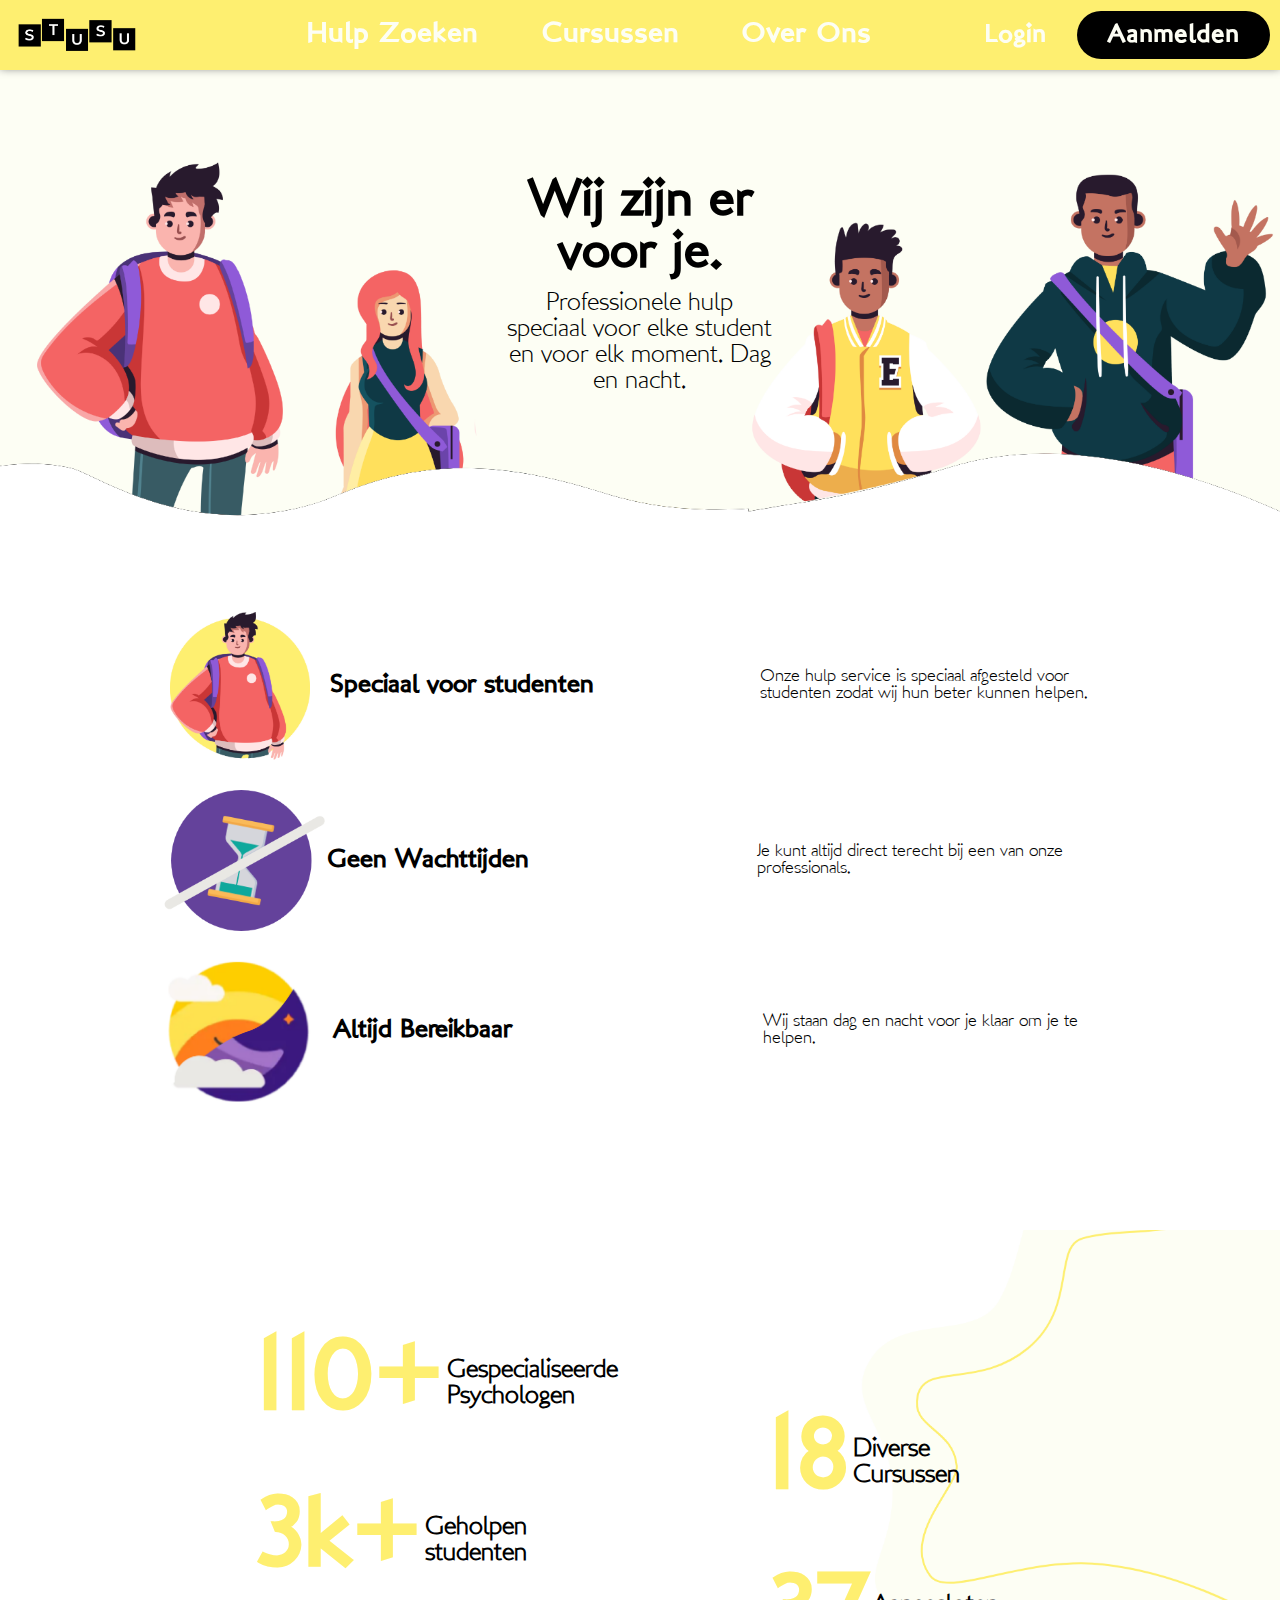
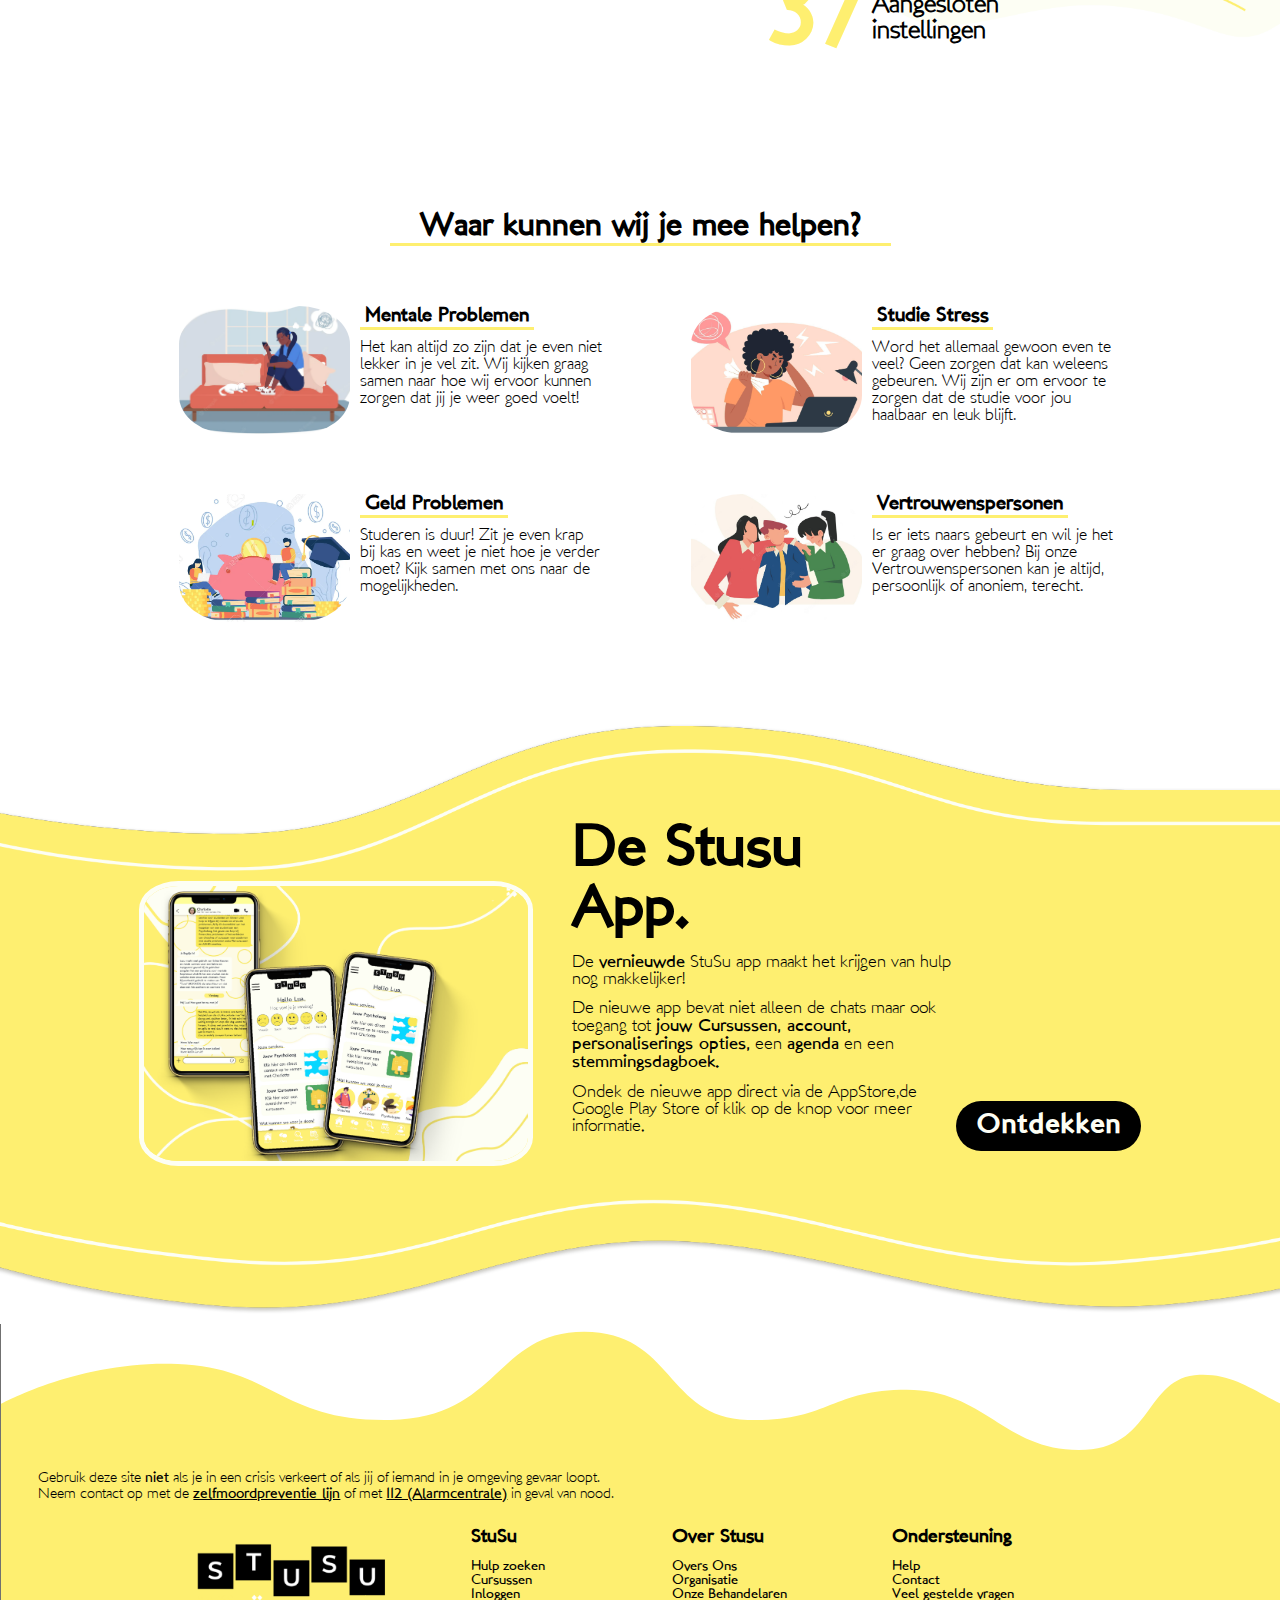
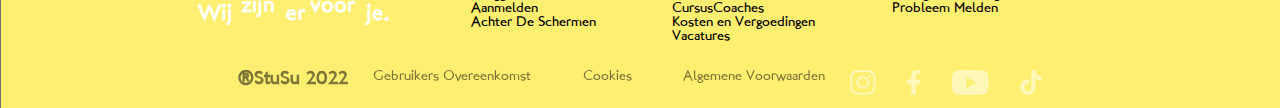
<file: index.html>
<!DOCTYPE html>
<html lang="nl">

<head>
  <meta charset="UTF-8">
  <title>Home - Stusu</title>
  <link rel="stylesheet" href="style/style.css">
  <link rel="icon" href="photos/StuSuFavicon.png">
</head>


<body>
  <header>
    <nav>
      <a href="index.html"><img src="photos/Stusulogogeel.png" alt="StuSu Logo"></a>
      <ul>
        <li><a href="FILL">Hulp Zoeken</a></li>
        <li><a href="FILL">Cursussen</a></li>
        <li><a href="overons.html">Over Ons</a></li>
      </ul>
      <ul>
        <li><a href="login.html">Login</a></li>
        <li><a href="aanmelden.html">Aanmelden</a></li>
      </ul>
    </nav>
  </header>

  <main id="index">
    <section>
      <h1>Wij zijn er voor je.</h1>
      <p>Professionele hulp speciaal voor elke student en voor elk moment. Dag en nacht.</p>
    </section>
    <section>
      <article>
        <img src="photos/Studentlogo.png"
          alt="Rond geel icoon met daarin cartoon witte jongen met zwart haar, een rode trui en een paarse rugzak">
        <h2>Speciaal voor studenten</h2>
        <p>Onze hulp service is speciaal afgesteld voor studenten zodat wij hun beter kunnen helpen.</p>
      </article>
      <article>
        <img src="photos/wachtijdenicon.png" alt="Rond paars icoon met daarin een zandlopen met een streep er doorheen">
        <h2>Geen Wachttijden</h2>
        <p>Je kunt altijd direct terecht bij een van onze professionals.</p>
      </article>
      <article>
        <img src="photos/247icon.png"
          alt="Rond icoon opgesplitst in 2 delen met links een half catoon van een lachende zon en rechts een maan">
        <h2>Altijd Bereikbaar</h2>
        <p>Wij staan dag en nacht voor je klaar om je te helpen.</p>
      </article>
    </section>

    <section class="cijfers">
      <article>
        <h2>110+</h2>
        <P>Gespecialiseerde Psychologen</P>
      </article>
      <article>
        <h2>18</h2>
        <P>Diverse Cursussen</P>
      </article>
      <article>
        <h2>3k+</h2>
        <P>Geholpen studenten</P>
      </article>
      <article>
        <h2>37</h2>
        <P>Aangesloten instellingen</P>
      </article>
    </section>

    <div>
      <h1>Waar kunnen wij je mee helpen?</h1>
    </div>
    <section>
      <a href="404.html">
        <img src="photos/mndfll1.png" alt="Clipart van een verdrietige zwarte vrouw zittend op haar rode bank met haar witte kat">
        <article>
          <h2>Mentale Problemen</h2>
          <p>Het kan altijd zo zijn dat je even niet lekker in je vel zit. Wij kijken graag samen naar hoe wij ervoor kunnen zorgen dat jij je weer goed voelt!</p>
        </article>
        <img src="photos/arrow-forward.png" alt="pijl naar rechts">
      </a>
      <a href="404.html">
        <img src="photos/mndfll2.png" alt="Clipart van een zwarte vrouw die gestressed is achter haar computer">
        <article>
          <h2>Studie Stress</h2>
          <p>Word het allemaal gewoon even te veel? Geen zorgen dat kan weleens gebeuren. Wij zijn er om ervoor te zorgen dat de studie voor jou haalbaar en leuk blijft.</p>
        </article>
        <img src="photos/arrow-forward.png" alt="pijl naar rechts">
      </a>
      <a href="404.html">
        <img src="photos/mndfll4.png" alt="Clipart van 2 studenten zittend op boeken met een groot spaarvarken op de achtergrond">
        <article>
          <h2>Geld Problemen</h2>
          <p>Studeren is duur! Zit je even krap bij kas en weet je niet hoe je verder moet? Kijk samen met ons naar de mogelijkheden.</p>
        </article>
        <img src="photos/arrow-forward.png" alt="pijl naar rechts">
      </a>
      <a href="404.html">
        <img src="photos/mndfll3.png" alt="Clipart van 3 vrienden die al omlhezend een gesprek voeren">
        <article>
          <h2>Vertrouwenspersonen</h2>
          <p>Is er iets naars gebeurt en wil je het er graag over hebben? Bij onze Vertrouwenspersonen kan je altijd, persoonlijk of anoniem, terecht.</p>
        </article>
        <img src="photos/arrow-forward.png" alt="pijl naar rechts">
      </a>
    </section>

    <section>
      <img src="photos/mobilemockup.png" alt="Een mockup van drie schermen van de app van StuSu">
      <div>
        <h1>De Stusu App.</h1>
        <p>De <em>vernieuwde</em> StuSu app maakt het krijgen van hulp nog makkelijker!</p>
        <p>De nieuwe app bevat niet alleen de chats maar ook toegang tot <em>jouw Cursussen, account, personaliserings
            opties,</em> een <em>agenda</em> en een <em>stemmingsdagboek.</em></p>
        <p>Ondek de nieuwe app direct via de AppStore,de Google Play Store of klik op de knop voor meer informatie.</p>
      </div>
      <a href="FILL">Ontdekken</a>
    </section>
  </main>


  <footer>
    <p>Gebruik deze site <em>niet</em> als je in een crisis verkeert of als jij of iemand in je omgeving gevaar loopt.
    </p>
    <p>Neem contact op met de <a href="https://www.113.nl/">zelfmoordpreventie lijn</a> of met <a href="tel:112">112
        (Alarmcentrale)</a> in geval van nood.</p>
    <!-- bron:
    https://www.w3schools.com/tags/att_input_type_tel.asp -->
    <section>
      <img src="photos/logofull.png" alt="Stusu Logo">
      <article>
        <h2>StuSu</h2>
        <a href="404.html">Hulp zoeken</a>
        <a href="404.html">Cursussen</a>
        <a href="404.html">Inloggen</a>
        <a href="aanmelden.html">Aanmelden</a>
        <a href="achterdeschermen.html">Achter De Schermen</a>
      </article>
      <article>
        <h2>Over Stusu</h2>
        <a href="overons.html">Overs Ons</a>
        <a href="404.html">Organisatie</a>
        <a href="404.html">Onze Behandelaren</a>
        <a href="404.html">CursusCoaches</a>
        <a href="404.html">Kosten en Vergoedingen</a>
        <a href="overons.html">Vacatures</a>
      </article>
      <article>
        <h2>Ondersteuning</h2>
        <a href="404.html">Help</a>
        <a href="404.html">Contact</a>
        <a href="404.html">Veel gestelde vragen</a>
        <a href="404.html">Probleem Melden</a>
      </article>
    </section>
    <section>
      <h2>®StuSu 2022</h2>
      <a href="404.html">Gebruikers Overeenkomst</a>
      <a href="404.html">Cookies</a>
      <a href="404.html">Algemene Voorwaarden</a>
      <div>
        <img src="photos/instagram.png" alt="Instagram">
        <img src="photos/facebook.png" alt="Facebook">
        <img src="photos/youtube.png" alt="Youtube">
        <img src="photos/tiktok.png" alt="TikTok">
      </div>
    </section>
  </footer>


</body>

</html>
</file>
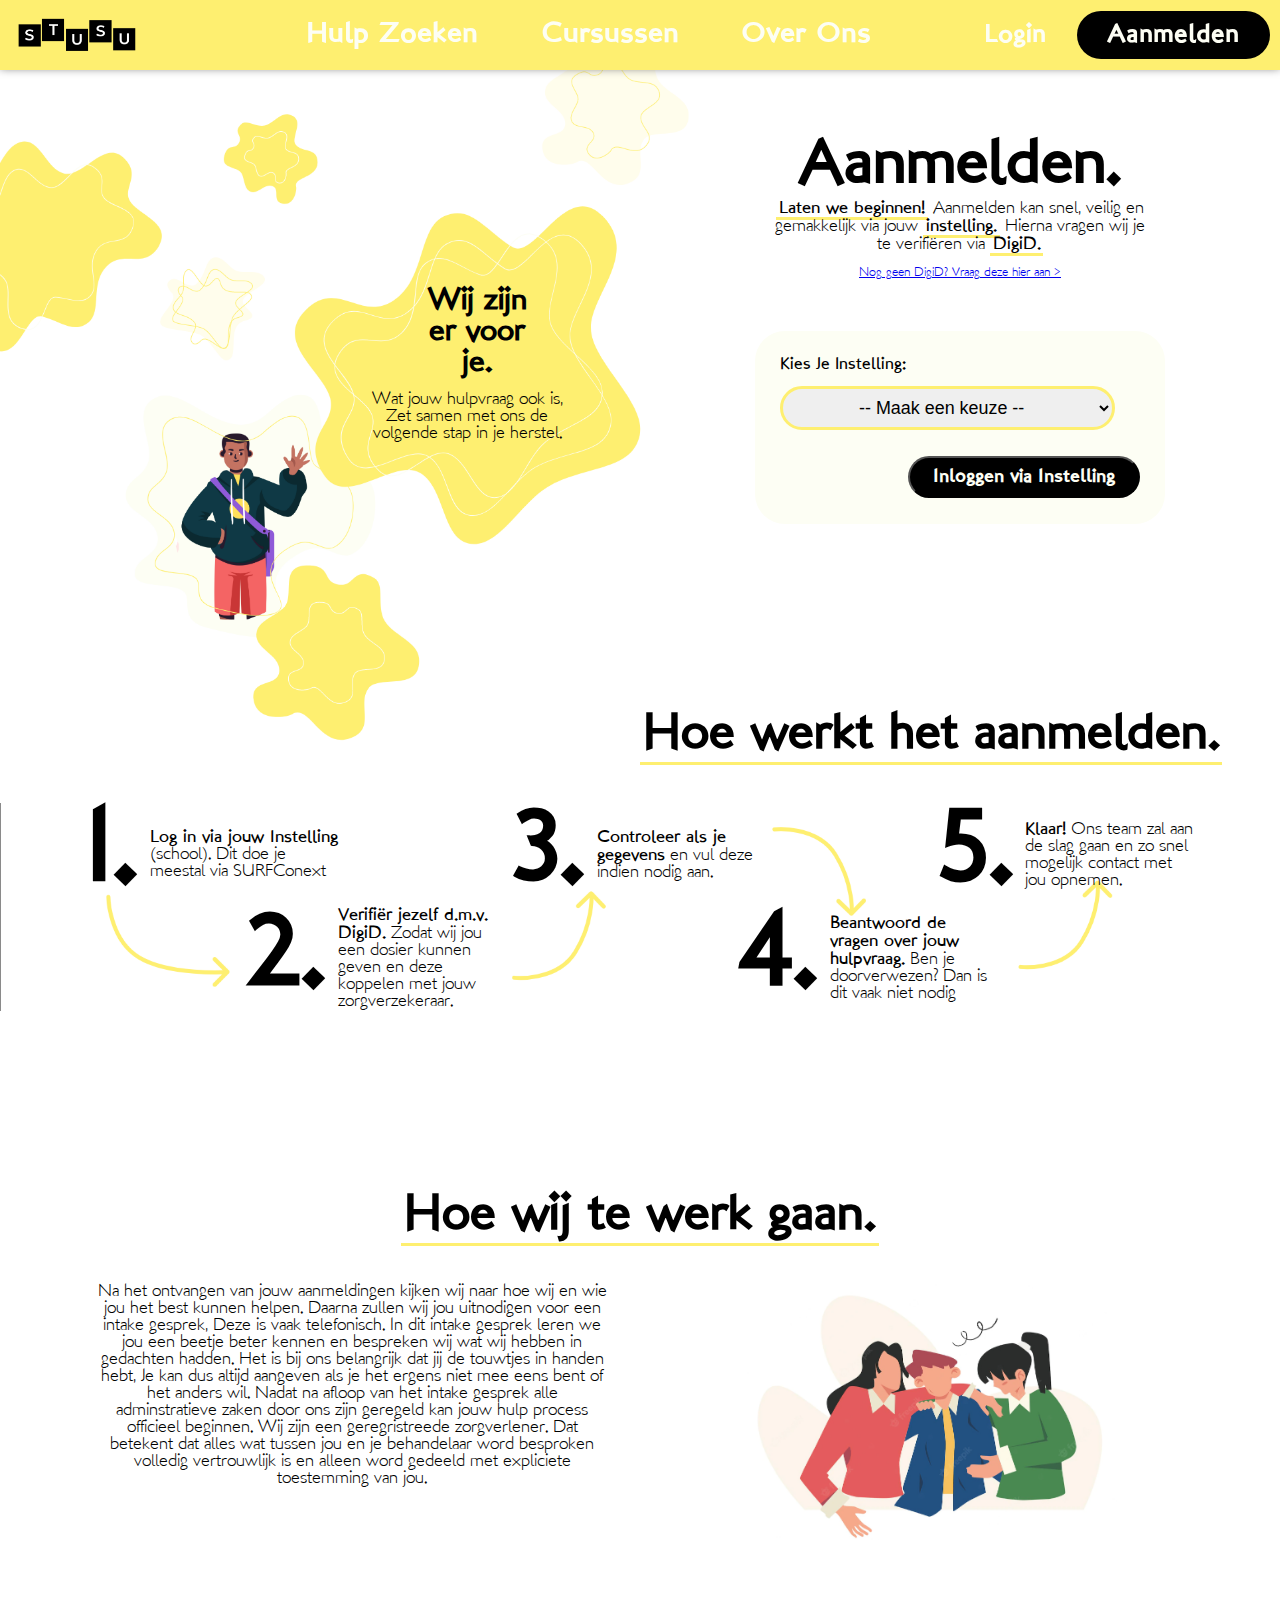
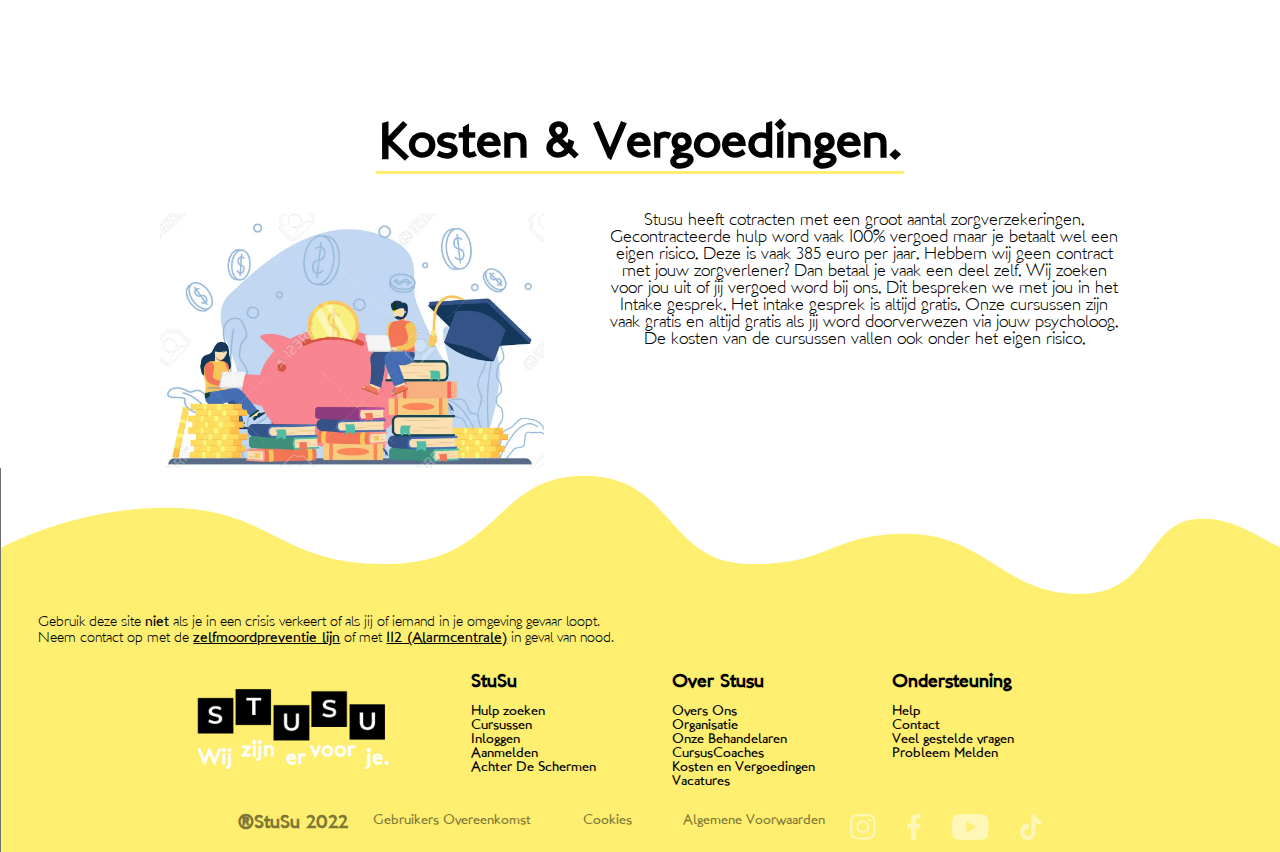
<file: aanmelden.html>
<!DOCTYPE html>
<html lang="nl">

<head>
  <meta charset="UTF-8">
  <title>Aanmelden - Stusu</title>
  <link rel="stylesheet" href="style/style.css">
  <link rel="icon" href="photos/StuSuFavicon.png">
</head>

<body>
  <header>
    <nav>
      <a href="index.html"><img src="photos/Stusulogogeel.png" alt="StuSu Logo"></a>
      <ul>
        <li><a href="FILL">Hulp Zoeken</a></li>
        <li><a href="FILL">Cursussen</a></li>
        <li><a href="overons.html">Over Ons</a></li>
      </ul>
      <ul>
        <li><a href="login.html">Login</a></li>
        <li><a href="aanmelden.html">Aanmelden</a></li>
      </ul>
    </nav>
  </header>

  <main id="anmldn">
    <section>
      <article>
        <h2>Wij zijn er voor je.</h2>
        <p>Wat jouw hulpvraag ook is, Zet samen met ons de volgende stap in je herstel. </p>
      </article>
      <article>
        <h1>Aanmelden.</h1>
        <p><em>Laten we beginnen!</em> Aanmelden kan snel, veilig en gemakkelijk via jouw <em>instelling.</em> Hierna
          vragen wij je te verifiëren via <em>DigiD.</em></p>
        <a href="https://www.digid.nl/digid-aanvragen-activeren/" target="_blank">Nog geen DigiD? Vraag deze hier aan
          ></a>
        <form>
          <label for="Instelling">Kies Je Instelling:</label>
          <select id="Instelling" name="Instelling" required>
            <option value="" disabled selected hidden>-- Maak een keuze --</option>
            <optgroup label="Noord-Holland">
              <option>Hogeschool van Amsterdam</option>
              <option>Universiteit van Amsterdam</option>
              <option>Vrije Universiteit Amsterdam</option>
              <option>Inholland Alkmaar</option>
              <option>Inholland Haarlem</option>
              <option>Inholland Amsterdam</option>
              <option>ArtEz</option>
            </optgroup>
            <optgroup label="Noord-Brabant">
              <option>Avans Hogeschool</option>
              <option>Fontys Universiteit</option>
              <option>Tilburg University</option>
              <option>Technische Universiteit Eindhoven</option>
            </optgroup>
          </select>
          <input type="submit" value="Inloggen via Instelling" formaction="/404.html">
        </form>
        <!-- bron:
  https://developer.mozilla.org/en-US/docs/Web/HTML/Element/form
  https://developer.mozilla.org/en-US/docs/Web/HTML/Element/select
  https://www.w3docs.com/snippets/css/how-to-create-a-placeholder-for-an-html5-select-box-by-using-only-html-and-css.html -->
      </article>
    </section>

    <section>
      <h2>Hoe werkt het aanmelden.</h2>
      <section>
        <article>
          <!-- Instelling -->
          <h3>1.</h3>
          <p><em>Log in via jouw Instelling</em> (school). Dit doe je meestal via SURFConext</p>
        </article>
        <article>
          <!-- gegevens checken bijvullen -->
          <h3>2.</h3>
          <p><em>Verifiër jezelf d.m.v. DigiD.</em> Zodat wij jou een dosier kunnen geven en deze koppelen met jouw
            zorgverzekeraar.</p>
        </article>
        <article>
          <!-- DigiD -->
          <h3>3.</h3>
          <p><em>Controleer als je gegevens</em> en vul deze indien nodig aan.</p>
        </article>
        <article>
          <!-- Reden -->
          <h3>4.</h3>
          <p><em>Beantwoord de vragen over jouw hulpvraag.</em> Ben je doorverwezen? Dan is dit vaak niet nodig</p>
        </article>
        <article>
          <!-- Intake -->
          <h3>5.</h3>
          <p><em>Klaar!</em> Ons team zal aan de slag gaan en zo snel mogelijk contact met jou opnemen.</p>
        </article>
      </section>
    </section>

    <section>
      <h2>Hoe wij te werk gaan.</h2>
      <article>
        <p>Na het ontvangen van jouw aanmeldingen kijken wij naar hoe wij en wie jou het best kunnen helpen. Daarna
          zullen wij jou uitnodigen voor een intake gesprek, Deze is vaak telefonisch. In dit intake gesprek leren we
          jou een beetje beter kennen en bespreken wij wat wij hebben in gedachten hadden. Het is bij ons belangrijk dat
          jij de touwtjes in handen hebt, Je kan dus altijd aangeven als je het ergens niet mee eens bent of het anders
          wil. Nadat na afloop van het intake gesprek alle adminstratieve zaken door ons zijn geregeld kan jouw hulp
          process officieel beginnen. Wij zijn een geregristreede zorgverlener. Dat betekent dat alles wat tussen jou en
          je behandelaar word besproken volledig vertrouwlijk is en alleen word gedeeld met expliciete toestemming van
          jou.</p>
        <img src="photos/mndfll5.png" alt="Clipart van 3 vrienden die al omlhezend een gesprek voeren">
      </article>

      <h2>Kosten & Vergoedingen.</h2>
      <article>
        <img src="photos/mndfll6.png"
          alt="Clipart van 2 studenten zittend op boeken met een groot spaarvarken op de achtergrond">
        <p>Stusu heeft cotracten met een groot aantal zorgverzekeringen. Gecontracteerde hulp word vaak 100% vergoed maar je betaalt wel een eigen risico. Deze is vaak 385 euro per jaar. Hebbem wij geen contract met jouw zorgverlener? Dan betaal je vaak een deel zelf. Wij zoeken voor jou uit of jij vergoed word bij ons. Dit bespreken we met jou in het Intake gesprek. Het intake gesprek is altijd gratis. Onze cursussen zijn vaak gratis en altijd gratis als jij word doorverwezen via jouw psycholoog. De kosten van de cursussen vallen ook onder het eigen risico.</p>
      </article>
    </section>
  </main>

  <footer>
    <p>Gebruik deze site <em>niet</em> als je in een crisis verkeert of als jij of iemand in je omgeving gevaar loopt.
    </p>
    <p>Neem contact op met de <a href="https://www.113.nl/">zelfmoordpreventie lijn</a> of met <a href="tel:112">112
        (Alarmcentrale)</a> in geval van nood.</p>
    <!-- bron:
  https://www.w3schools.com/tags/att_input_type_tel.asp -->
    <section>
      <img src="photos/logofull.png" alt="Stusu Logo">
      <article>
        <h2>StuSu</h2>
        <a href="404.html">Hulp zoeken</a>
        <a href="404.html">Cursussen</a>
        <a href="404.html">Inloggen</a>
        <a href="aanmelden.html">Aanmelden</a>
        <a href="achterdeschermen.html">Achter De Schermen</a>
      </article>
      <article>
        <h2>Over Stusu</h2>
        <a href="overons.html">Overs Ons</a>
        <a href="404.html">Organisatie</a>
        <a href="404.html">Onze Behandelaren</a>
        <a href="404.html">CursusCoaches</a>
        <a href="404.html">Kosten en Vergoedingen</a>
        <a href="overons.html">Vacatures</a>
      </article>
      <article>
        <h2>Ondersteuning</h2>
        <a href="404.html">Help</a>
        <a href="404.html">Contact</a>
        <a href="404.html">Veel gestelde vragen</a>
        <a href="404.html">Probleem Melden</a>
      </article>
    </section>
    <section>
      <h2>®StuSu 2022</h2>
      <a href="404.html">Gebruikers Overeenkomst</a>
      <a href="404.html">Cookies</a>
      <a href="404.html">Algemene Voorwaarden</a>
      <div>
        <img src="photos/instagram.png" alt="Instagram">
        <img src="photos/facebook.png" alt="Facebook">
        <img src="photos/youtube.png" alt="Youtube">
        <img src="photos/tiktok.png" alt="TikTok">
      </div>
    </section>
  </footer>

</body>

</html>
</file>
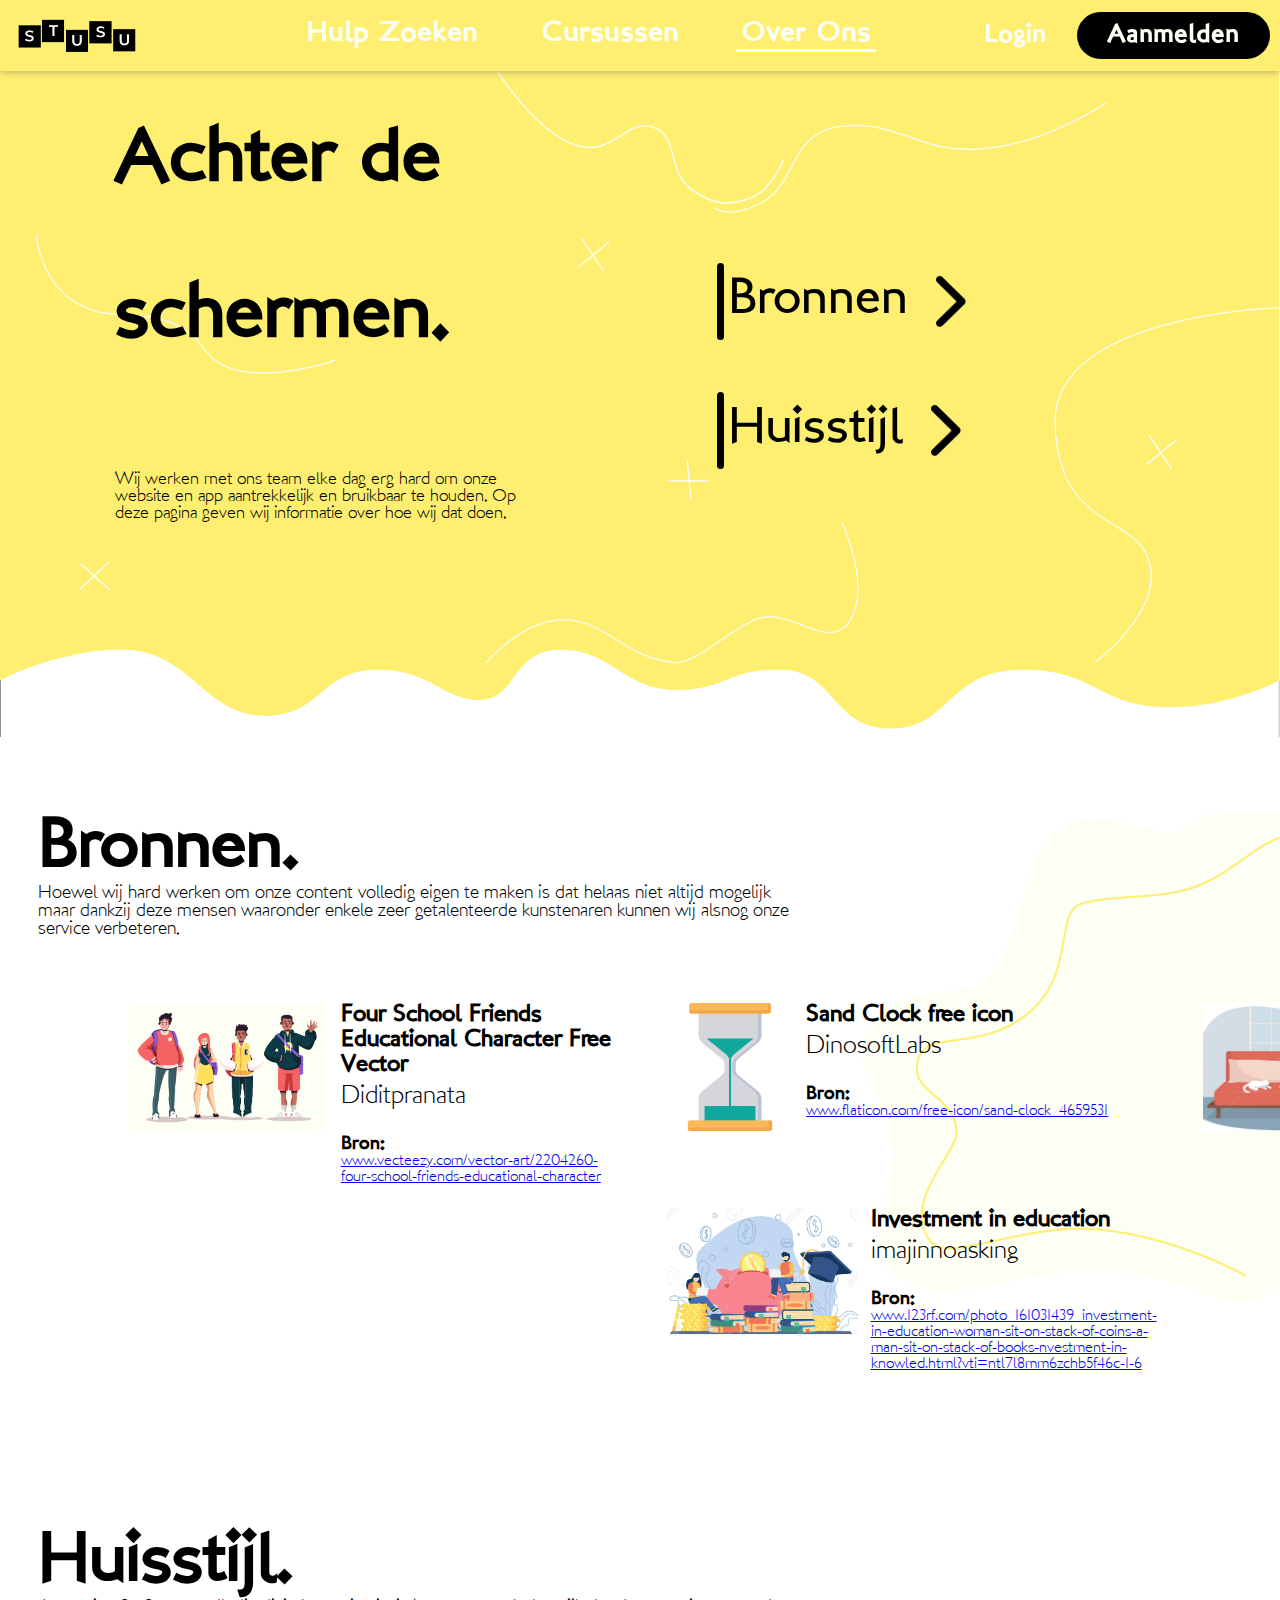
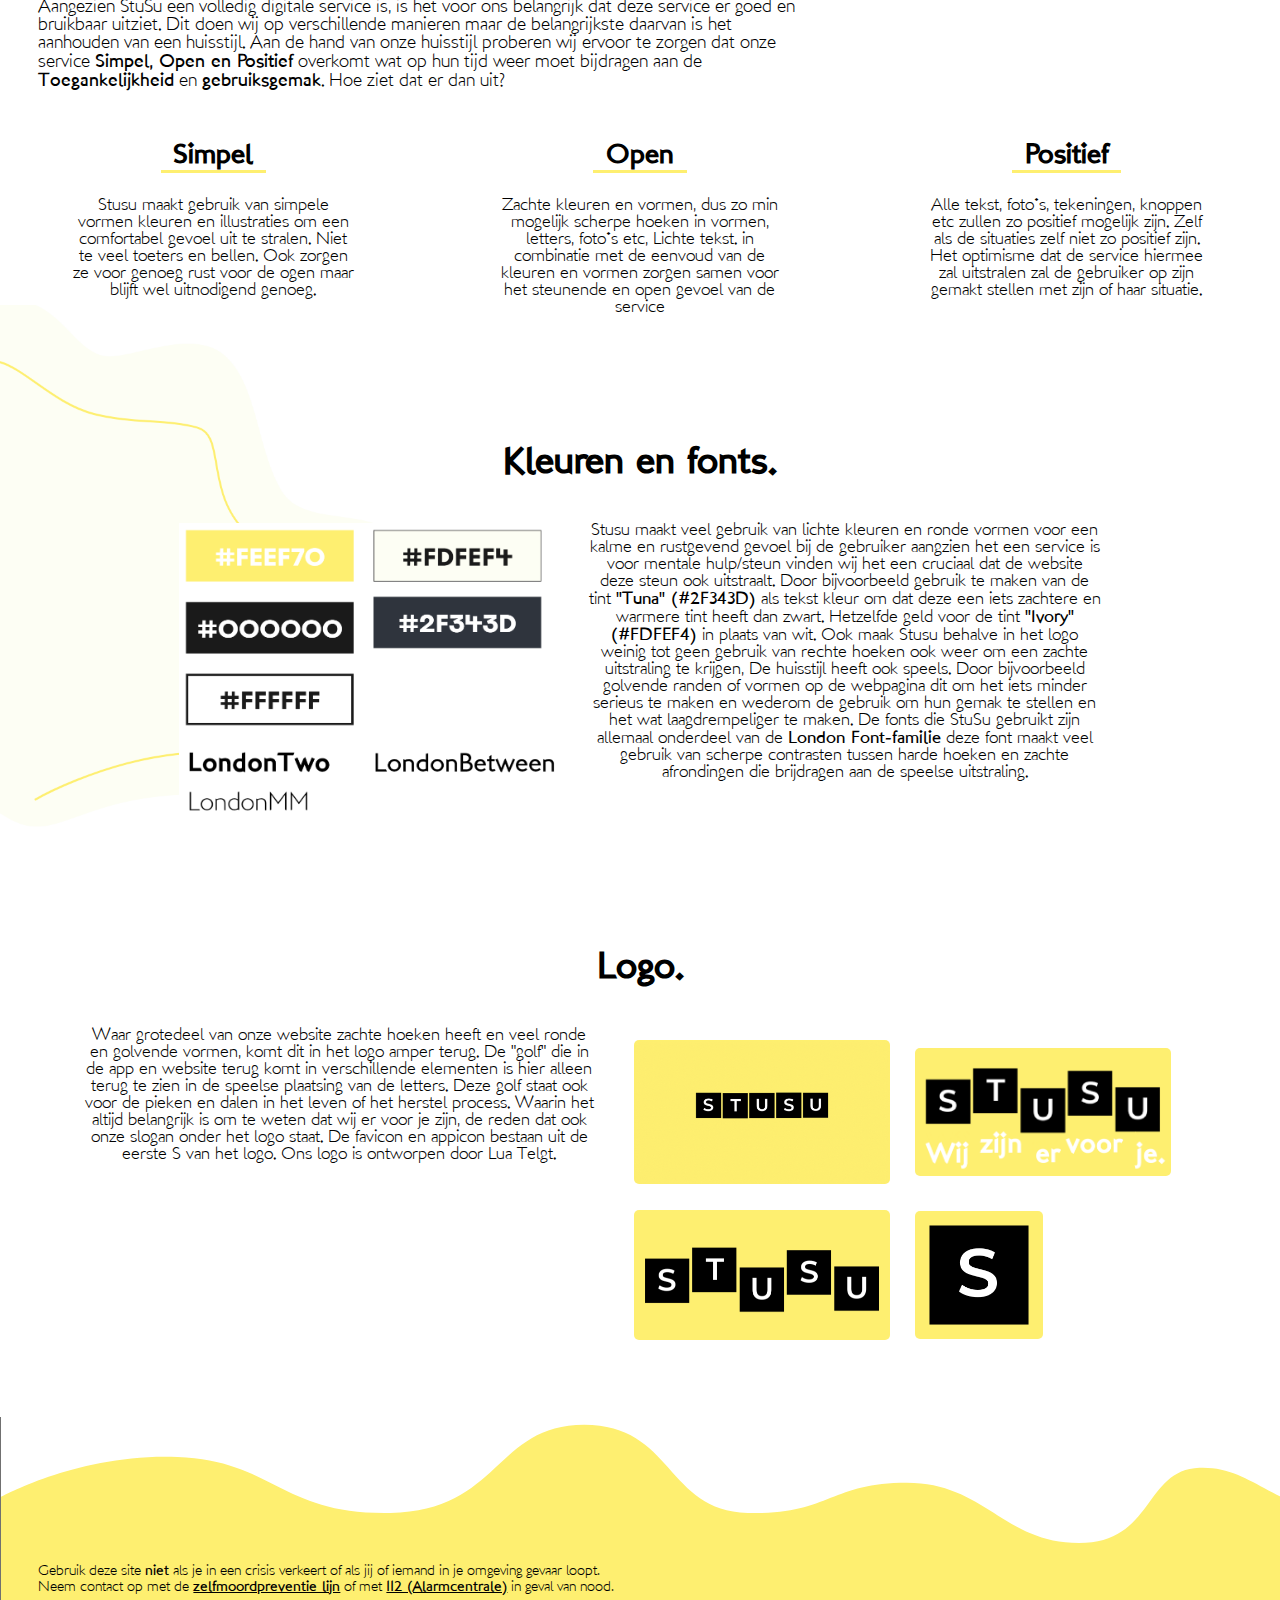
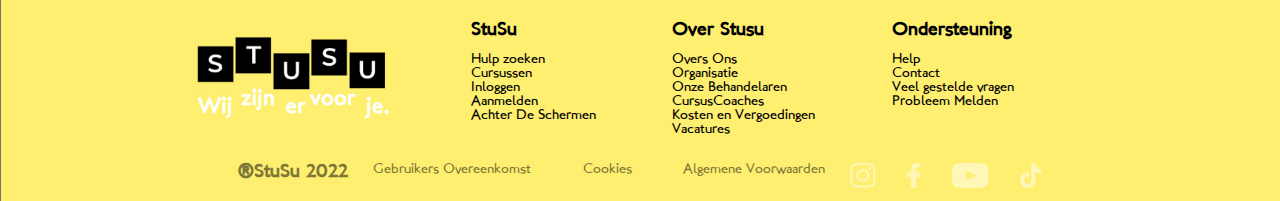
<file: achterdeschermen.html>
<!DOCTYPE html>
<html lang="nl">

<head>
  <meta charset="UTF-8">
  <title>Achter de Schermen - Stusu</title>
  <link rel="stylesheet" href="style/style.css">
  <link rel="icon" href="photos/StuSuFavicon.png">
</head>


<body>
  <header>
    <nav>
      <a href="index.html"><img src="photos/Stusulogogeel.png" alt="StuSu Logo"></a>
      <ul>
        <li><a href="FILL">Hulp Zoeken</a></li>
        <li><a href="FILL">Cursussen</a></li>
        <li class="page"><a href="overons.html">Over Ons</a></li>
      </ul>
      <ul>
        <li><a href="login.html">Login</a></li>
        <li><a href="aanmelden.html">Aanmelden</a></li>
      </ul>
    </nav>
  </header>


  <main id="ads">
    <section>
      <article>
        <h1>Achter de &emsp;schermen.</h1>
        <p>Wij werken met ons team elke dag erg hard om onze website en app aantrekkelijk en bruikbaar te houden. Op deze pagina geven wij informatie over hoe wij dat doen.</p>
      </article>
      <div>
        <div>
          <div></div>
          <a href="#bronnen">Bronnen</a>
          <img src="photos/arrow-forward.png" alt="pijl naar rechts">
        </div>
        <div>
          <div></div>
          <a href="#huisstijl">Huisstijl</a>
          <img src="photos/arrow-forward.png" alt="pijl naar rechts">
        </div>
      </div>
    </section>
    <div id="bronnen"></div>
    <section>
      <h1>Bronnen.</h1>
      <p>Hoewel wij hard werken om onze content volledig eigen te maken is dat helaas niet altijd mogelijk maar dankzij
        deze mensen waaronder enkele zeer getalenteerde kunstenaren kunnen wij alsnog onze service verbeteren.</p>
      <div>
        <section>
          <img src="photos/bron1.png" alt="clipart van vier studenten">
          <article>
            <h2>Four School Friends Educational Character Free Vector</h2>
            <p>Diditpranata</p>
            <h3>Bron:</h3>
            <a href="https://www.vecteezy.com/vector-art/2204260-four-school-friends-educational-character"
              target="_blank">www.vecteezy.com/vector-art/2204260-four-school-friends-educational-character</a>
          </article>
        </section>
        <section>
          <img src="photos/bron2.png" alt="Clipart van Zandloper">
          <article>
            <h2>Sand Clock free icon</h2>
            <p>DinosoftLabs</p>
            <h3>Bron:</h3>
            <a href="https://www.flaticon.com/free-icon/sand-clock_4659531"
              target="_blank">www.flaticon.com/free-icon/sand-clock_4659531</a>
          </article>
        </section>
        <section>
          <img src="photos/mndfll6.png" alt="Clipart van 2 studenten zittend op boeken met een groot spaarvarken op de achtergrond">
          <article>
            <h2>Investment in education</h2>
            <p>imajinnoasking</p>
            <h3>Bron:</h3>
            <a href="https://www.123rf.com/photo_161031439_investment-in-education-woman-sit-on-stack-of-coins-a-man-sit-on-stack-of-books-nvestment-in-knowled.html?vti=ntl7l8mm6zchb5f46c-1-6"
              target="_blank">www.123rf.com/photo_161031439_investment-in-education-woman-sit-on-stack-of-coins-a-man-sit-on-stack-of-books-nvestment-in-knowled.html?vti=ntl7l8mm6zchb5f46c-1-6</a>
          </article>
        </section>
        <section>
          <img src="photos/mndfll1.png" alt="Clipart van een verdrietige zwarte vrouw zittend op haar rode bank met haar witte kat">
          <article>
            <h2>Upset teenage girl at home</h2>
            <p>ntl-studio</p>
            <h3>Bron:</h3>
            <a href="hhttps://www.freepik.com/premium-vector/upset-teenage-girl-home-2d-vector-isolated-illustration-depressing-thoughts-sad-teen-looking-smartphone-screen-flat-characters-cartoon-background-teenager-problem-colourful-scene_16702308.htm"
              target="_blank">www.freepik.com/premium-vector/upset-teenage-girl-home-2d-vector-isolated-illustration-depressing-thoughts-sad-teen-looking-smartphone-screen-flat-characters-cartoon-background-teenager-problem-colourful-scene_16702308.htm</a>
          </article>
        </section>
        <section>
          <img src="photos/mndfll2.png" alt="Clipart van een zwarte vrouw die gestressed is achter haar computer">
          <article>
            <h2>junge Arbeitnehmerin unter Stress bei der Arbeit</h2>
            <p>Julia Kutsaeva</p>
            <h3>Bron:</h3>
            <a href="https://de.vecteezy.com/vektorkunst/2244695-junge-arbeitnehmerin-die-stress-bei-der-arbeit-hat-und-probleme-mit-der-losung-von-aufgaben-hat"
              target="_blank">www.de.vecteezy.com/vektorkunst/2244695-junge-arbeitnehmerin-die-stress-bei-der-arbeit-hat-und-probleme-mit-der-losung-von-aufgaben-hat</a>
          </article>
        </section>
        <section>
          <img src="photos/mndfll5.png" alt="Clipart van 3 vrienden die al omlhezend een gesprek voeren">
          <article>
            <h2>Support each other concept</h2>
            <p>spacestudios</p>
            <h3>Bron:</h3>
            <a href="https://www.freepik.com/premium-vector/support-each-other-concept-give-motivation-other-people_14654729.htm"
              target="_blank">www.freepik.com/premium-vector/support-each-other-concept-give-motivation-other-people_14654729.htm</a>
          </article>
        </section>
        <section>
          <img src="photos/bron3.png" alt="Clipart icoon van een lachende zon">
          <img src="photos/bron4.png" alt="Clipart icoon van een maan">
          <article>
            <h2>Headspace Iconen</h2>
            <p>Headspace</p>
            <h3>Bron:</h3>
            <a href="https://www.headspace.com/"
              target="_blank">www.headspace.com/</a>
          </article>
        </section>
        <section>
          <img src="photos/staff/p26.jpg" alt="AI Gegenereed persoon">
          <img src="photos/staff/p8.jpg" alt="AI Gegenereed persoon">
          <img src="photos/staff/p25.jpg" alt="AI Gegenereed persoon">
          <article>
            <h2>Personeel</h2>
            <p>AI-Generated</p>
            <h3>Bron:</h3>
            <a href="https://thispersondoesnotexist.com/" target="_blank">www.thispersondoesnotexist.com/</a>
          </article>
        </section>
      </div>
    </section>
    <div id="huisstijl"></div>
    <section>
      <h1>Huisstijl.</h1>
      <p>Aangezien StuSu een volledig digitale service is, is het voor ons belangrijk dat deze service er goed en
        bruikbaar uitziet. Dit doen wij op verschillende manieren maar de belangrijkste daarvan is het aanhouden van een
        huisstijl. Aan de hand van onze huisstijl proberen wij ervoor te zorgen dat onze service <em>Simpel, Open en
          Positief</em> overkomt wat op hun tijd weer moet bijdragen aan de <em>Toegankelijkheid</em> en
        <em>gebruiksgemak</em>. Hoe ziet dat er dan uit?</p>
      <section class="op1rij">
        <article>
          <h2>Simpel</h2>
          <p>Stusu maakt gebruik van simpele vormen kleuren en illustraties om een comfortabel gevoel uit te stralen.
            Niet te veel toeters en bellen. Ook zorgen ze voor genoeg rust voor de ogen maar blijft wel uitnodigend
            genoeg. </p>
        </article>
        <article>
          <h2>Open</h2>
          <p>Zachte kleuren en vormen, dus zo min mogelijk scherpe hoeken in vormen, letters, foto's etc, Lichte tekst.
            in combinatie met de eenvoud van de kleuren en vormen zorgen samen voor het steunende en open gevoel van de
            service</p>
        </article>
        <article>
          <h2>Positief</h2>
          <p>Alle tekst, foto's, tekeningen, knoppen etc zullen zo positief mogelijk zijn. Zelf als de situaties zelf
            niet zo positief zijn.
            Het optimisme dat de service hiermee zal uitstralen zal de gebruiker op zijn gemakt stellen met zijn of haar
            situatie.</p>
        </article>
      </section>

      <h2>Kleuren en fonts.</h2>
      <article>
        <img src="photos/kleuren.png" alt="de kleuren en fonts van StuSu op een rijtje">
        <p>Stusu maakt veel gebruik van lichte kleuren en ronde vormen voor een kalme en rustgevend gevoel bij de
          gebruiker aangzien
          het een service is voor mentale hulp/steun vinden wij het een cruciaal dat de website deze steun ook uitstraalt.
          Door bijvoorbeeld
          gebruik te maken van de tint <em>"Tuna" (#2F343D)</em> als tekst kleur om dat deze een iets zachtere en warmere tint heeft
          dan zwart. Hetzelfde
          geld voor de tint <em>"Ivory" (#FDFEF4)</em> in plaats van wit. Ook maak Stusu behalve in het logo weinig tot geen gebruik van
          rechte hoeken ook weer
          om een zachte uitstraling te krijgen, De huisstijl
          heeft ook speels. Door bijvoorbeeld golvende randen of vormen op de webpagina dit om het iets minder serieus te
          maken en wederom de gebruik
          om hun gemak te stellen en het wat laagdrempeliger te maken. De fonts die StuSu gebruikt zijn allemaal onderdeel van de <em>London Font-familie</em> deze font maakt veel gebruik van scherpe contrasten tussen harde hoeken en zachte afrondingen die brijdragen aan de speelse uitstraling.</p>
      </article>

      <h2>Logo.</h2>
      <article>
        <p>Waar grotedeel van onze website zachte hoeken heeft en veel ronde en golvende vormen, komt dit in het logo amper terug. De "golf" die in de app en website terug komt in verschillende elementen is hier alleen terug te zien in de speelse plaatsing van de letters. Deze golf staat ook voor de pieken en dalen in het leven of het herstel process. Waarin het altijd belangrijk is om te weten dat wij er voor je zijn, de reden dat ook onze slogan onder het logo staat. De favicon en appicon bestaan uit de eerste S van het logo. Ons logo is ontworpen door Lua Telgt.</p>
          <div>
          <img src="photos/logogif.gif" alt="StuSu Logo animatie">
          <img src="photos/logofull.png" alt="StuSu Logo met slogan">
          <img src="photos/Stusulogogeel.png" alt="StuSu Logo">
          <img src="photos/StuSuFavicon.png" alt="StuSu Favicon">
          </div>
      </article>
    </section>
  </main>

  <footer>
    <p>Gebruik deze site <em>niet</em> als je in een crisis verkeert of als jij of iemand in je omgeving gevaar loopt.
    </p>
    <p>Neem contact op met de <a href="https://www.113.nl/">zelfmoordpreventie lijn</a> of met <a href="tel:112">112
        (Alarmcentrale)</a> in geval van nood.</p>
    <!-- bron:
    https://www.w3schools.com/tags/att_input_type_tel.asp -->
    <section>
      <img src="photos/logofull.png" alt="Stusu Logo">
      <article>
        <h2>StuSu</h2>
        <a href="404.html">Hulp zoeken</a>
        <a href="404.html">Cursussen</a>
        <a href="404.html">Inloggen</a>
        <a href="aanmelden.html">Aanmelden</a>
        <a href="achterdeschermen.html">Achter De Schermen</a>
      </article>
      <article>
        <h2>Over Stusu</h2>
        <a href="overons.html">Overs Ons</a>
        <a href="404.html">Organisatie</a>
        <a href="404.html">Onze Behandelaren</a>
        <a href="404.html">CursusCoaches</a>
        <a href="404.html">Kosten en Vergoedingen</a>
        <a href="overons.html">Vacatures</a>
      </article>
      <article>
        <h2>Ondersteuning</h2>
        <a href="404.html">Help</a>
        <a href="404.html">Contact</a>
        <a href="404.html">Veel gestelde vragen</a>
        <a href="404.html">Probleem Melden</a>
      </article>
    </section>
    <section>
      <h2>®StuSu 2022</h2>
      <a href="404.html">Gebruikers Overeenkomst</a>
      <a href="404.html">Cookies</a>
      <a href="404.html">Algemene Voorwaarden</a>
      <div>
        <img src="photos/instagram.png" alt="Instagram">
        <img src="photos/facebook.png" alt="Facebook">
        <img src="photos/youtube.png" alt="Youtube">
        <img src="photos/tiktok.png" alt="TikTok">
      </div>
    </section>
  </footer>
</body>
</file>
<file: style/style.css>
/*BASIS*/
@font-face { font-family: LondonMM; src: url('../LondonMM.ttf'); } 
@font-face { font-family: LondonBetween; src: url('../LondonBetween.ttf'); } 
@font-face { font-family: LondonTwo; src: url('../LondonTwo.ttf'); } 

*{
    margin:0;
    padding:0;
}
html {
    scroll-behavior: smooth;
}
body{
    font-family: LondonMM;
}
p{
    font-size: 1.4vw;
}
h1, h2, h3 {
    font-family: LondonBetween;
}
*::-webkit-scrollbar{
    width: 12px;
    background-color: transparent;
}
*::-webkit-scrollbar-thumb{
  background-color:#FEEF70;
  border-radius: 10px;
}
*::-webkit-scrollbar-track{
    background-color: transparent;
}
em{
    font-family: londonbetween;
    font-style: normal;
}



/*HEADER/NAV*/
header{
    position: sticky;
    z-index: 2;
    top:0px;
    /* BRONNEN:
    https://developer.mozilla.org/en-US/docs/Web/CSS/position 
    https://www.w3schools.com/css/css_positioning.asp
    */
    background-color:#FEEF70;
    filter: drop-shadow(0px -2px 5px #717171);
    width: 100%;
}
nav{
    display:flex;
    list-style-type: none;
    align-items: center;
}
header ul:first-of-type{
    display:flex;
    width: 70%;
    list-style-type: none; 
    justify-content: space-around; 
    margin-left: 10%;
    padding:1.5vw ;
}
header ul:first-of-type a{
    color:#FDFEF4;
    font-family: LondonTwo;
    text-decoration: none;
    padding: 0px 5px;
    font-size: 2.3vw;
}
header ul:last-of-type{
    display:flex;
    width: 40%;
    list-style-type: none; 
    align-items: center;
    justify-content: flex-end; 
    font-size: 2vw;
}
header img{
    width: 10vw;
    margin-left:10%;
}
header ul:last-of-type li:last-of-type{
 background-color: black;  
 border-radius: 50px; 
 padding: 0.4em 0em;
 margin-right: 10px;
 transition-duration: 0.5s;
 transition-timing-function: ease;
}
header ul:last-of-type li:last-of-type:hover{
    color: black;   
    background-color:#FDFEF4;
    transition-duration: 0.5s; 
    transition-timing-function: ease;
}
header ul:last-of-type li a{
    color: #fdfef4;
    font-family: LondonTwo;
    text-decoration: none;
    padding: 0 1.2em;
    font-size: 2vw;
    border-bottom: 0px;
}
.page{
    border-bottom: 3px #FDFEF4 solid;
}






/* INDEX (CLASS: .index) */

/* 3 KEYMESSAGE BOX */
#index>section:nth-of-type(2) article{ 
    display:flex;
    align-items: center;
    justify-content: center;
    margin-top:30px
}
#index>section:nth-of-type(2) article h2{
    margin-left:20px;
    width: 25vw;
    font-size: 2vw;
}
#index>section:nth-of-type(2) article:nth-of-type(2) h2{
    margin-left:0px;
}
#index>section:nth-of-type(2) article:nth-of-type(2) img{
    margin-left:-10px;
}
#index>section:nth-of-type(2) article:nth-of-type(2) img, #index>section:nth-of-type(2) article:nth-of-type(3) img{
    height:11vw;
}
#index>section:nth-of-type(2) article:nth-of-type(1) img{
    width:11vw;
}
#index>section:nth-of-type(2) article p{
    width: 27.34375vw;
    margin-left:110px;
    font-size: 1.4vw;
}



/* tagline/titlebox */
#index>section:first-of-type{
    display: flex;
    flex-direction: column;
    align-items: center;
    justify-content: center;
    background-image: url("../photos/background1.png");
    background-size: 100%;
    background-repeat: no-repeat;
    height:40vw;
    text-align: center;
}
#index>section:first-of-type h1{
    font-size: 4vw;
    margin-top: -80px;
    width: 20vw;
}
#index>section:first-of-type p{
    font-size: 2vw;
    margin-top:10px;
    width: 21vw;
}


/* FVT Grid*/
#index>div{
display:flex;
justify-content: center;
width: 100%;
margin-top: 140px;
}
#index>div h1{
    border-bottom:3px #FEEF70 solid;
    padding: 0px 30px;
}
#index>section:nth-of-type(4){
    display: flex;
    flex-flow: row wrap;
    justify-content: center;

    margin-left:8% ;
}
#index>section:nth-of-type(4) a{
    display: flex;
    flex-direction: row;
    width: 40vw;
    margin-top: 60px;   
    text-decoration: none;
    color: #000000;
}
#index>section:nth-of-type(4) img:first-of-type{
    height: 10vw;
    border-radius: 30%;
    transition: 0.5s;
}
#index>section:nth-of-type(4) article{
    display: flex;
    flex-direction: column;
    margin-left:10px;
}
#index>section:nth-of-type(4) h2{
    padding:0% 2%;
    border-bottom: 3px #FEEF70 solid;
    margin-bottom: 10px;
    width: max-content;
    transition: 0.5s;
    font-size: 1.6vw;
}
#index>section:nth-of-type(4) p{
    width: 19vw;
    transition: 0.5s;
    font-size: 1.3vw;
}
#index>section:nth-of-type(4) img:last-of-type{
    height: 3.5vw;
    align-self: center;
    margin-left: 1vw;
    filter: opacity(0%);
    transition: 0.5s;
}
#index>section:nth-of-type(4) a:hover img:last-of-type{
    height: 4vw;
    filter: opacity(100%);
}
#index>section:nth-of-type(4) a:hover img:first-of-type{
    height: 11vw;
}
#index>section:nth-of-type(4) a:hover h2{
    font-size: 1.8vw;
}
#index>section:nth-of-type(4) a:hover p{
    font-size: 1.5vw;
    width: 22vw;
}


/*BANNER 1*/
#index>section:last-of-type{
    margin-top: 100px;
    display: flex;
    justify-content: center;
    align-items: center;
    background-image: url(../photos/Group\ 47.png);
    background-size: 100%;
    background-repeat: no-repeat;
    height: 47vw;
    font-size: 2.3vw;
}
#index>section:last-of-type img{
    width: 30%;
    margin-right: 3%;
    border: 0.2em #FDFEF4 solid;
    border-radius: 10%;
}
#index>section:last-of-type  div{
    margin-right: 5%;
    margin-bottom: 12%;
    width: 25%;
}
#index>section:last-of-type  a{
    background-color: black;  
    border-radius: 500px; 
    padding: 10px 20px;
    transition-duration: 2s;
    font-family: LondonTwo;
    text-decoration: none;
    color:#FDFEF4;
    margin-top:16%
}
#index>section:last-of-type  a:hover{
    filter: invert(100%)
}
#index>section:last-of-type p{
    margin-top: 1vw;
    width: 30vw;
}
#index>section:last-of-type h1{
    margin-top: 5vw;
}





/*OVER ONS= de class voor OverOns is oovp1 (miss nog verranderen?)*/

/*OVER ONS VIEWPORT 1*/
#oovp1>section:first-of-type{
    display: flex;
    align-content: center;
    background-image: url(../photos/background2.png);
    background-size: 100%;
    background-repeat: no-repeat;
    height: 65vw;
}
#oovp1>section:first-of-type article{
 display: flex;
 width: 80%;
 flex-wrap: wrap;
 margin-left: 6%;
}
#oovp1>section:first-of-type article h2{
    width: 100%;
    padding-left: 2.5vw;
    font-size: 2vw;
}
#oovp1>section:first-of-type article p:first-of-type{
    width: 40%;
    height: 100%;
    font-size: 1.6vw;
    align-self: center;
    text-align: center;
    margin-left: 2%;
}
#oovp1>section:first-of-type article p:nth-of-type(2){
width: 30%;
text-align: center;
margin-left:1%;
font-size: 1.4vw;
}
#oovp1>section:first-of-type article img{
    width: 13.281vw;
    height: 13.281vw;
    margin-bottom: 1%;
    border-radius: 50%;
}
#oovp1>section:first-of-type h1:first-of-type{
    margin: 8vh 22% 9vh 15%;
    font-size: 6vw;
    width: 20vw;
}
#oovp1>section:first-of-type section:nth-of-type(2){
    display: flex;
    flex-direction: column;
    justify-content: center;
}
#oovp1>section:first-of-type section:nth-of-type(2) h2{
margin-bottom: 10px;
margin-left: 5%;
font-size: 2vw;
}
#oovp1>section:first-of-type section:nth-of-type(2) p{
    width: 65%;
    font-size: 1.5vw;
    text-align: center;
    align-self: center;
    margin-bottom: 10%;
    margin-top: -16%;
}
#oovp1>section:first-of-type a:first-of-type{
    margin-left: 5%;
}
#oovp1>section:first-of-type a:last-of-type{
    margin-left: 5%;
    margin-top: 2%;
    width: 23vw;
}
#oovp1>section:first-of-type a{
    display: inline-flex;
    background-color: black; 
    text-decoration: none;
    font-family: LondonTWO;
    font-size: 2vw;
    color:#FDFEF4; 
    border-radius: 500px; 
    padding: 0.5em 1em;
    margin-right: 10px;
    transition-duration: 0.5s;
    transition-timing-function: ease;
}
#oovp1>section:first-of-type a img{
    width: 2.5vw;
    align-self:center;
    margin-left: 10%;
    transition-duration: 0.5s;
    transition-timing-function: ease;
}
#oovp1>section:first-of-type a:hover{
       transition-duration: 0.5s; 
       transition-timing-function: ease;
       filter: invert(100%);
}
/* BRON:
https://www.w3schools.com/cssref/css3_pr_filter.php */
#oovp1>section:first-of-type section{
    width: 50%;
}


/* MISSIE */
.op1rij{
    margin-top: -5vw;
    display: flex;
    flex-wrap: wrap;
    justify-content: space-around;
}
.op1rij h1{
    font-size: 5.5vw;
    width: 100%;
    padding-right: 6vw;
    text-align: end;
}
.op1rij article{
    margin-top: 4vw;
    text-align: center;
    width: 22vw;
    display:flex;
    flex-direction: column;
}
.op1rij h2{
    margin-bottom: 2vw;
    width: max-content;
    align-self: center;
    font-size: 2.2vw;
    border-bottom: 3px #FEEF70 solid;
    padding: 0% 1vw;
}
.op1rij p{
    font-size: 1.4vw;
}


/* CIJFERS */
.cijfers{
    margin-top: 10vw;
    padding-top: 10vw;
    background-image: url(../photos/background3.png);
    background-size: 100%;
    background-position: center;
    background-repeat: no-repeat;
}
.cijfers h2{
    color: #FEEF70;
    font-size: 8vw;
    margin-right: 0.2vw;
    transition: 0.5s;
}
.cijfers article{
    display: flex;
    align-items: center;
    margin-top: -2vw;
    margin-left: 20vw;
}
.cijfers p{
    font-size: 2vw;
    font-weight: 600;
    width: 10vw;
}
.cijfers article:nth-of-type(2),.cijfers article:nth-of-type(4){
    margin-left: 60vw;
}
.cijfers article:hover h2{
    color: #2F343D;
}


/* HET TEAM */
#oovp1>section:nth-of-type(4){
    margin-top: 10vw;
    background-image: url(../photos/background4.png);
    background-size: 100%;
    background-repeat: no-repeat;
    background-position: center;
}
#oovp1>section:nth-of-type(4) h1{
    font-size: 5.5vw;
    padding-left: 3vw;
}
#oovp1>section:nth-of-type(4)>p{
    padding: 0 0 3vw 5vw;
    width: 30vw;
}
#oovp1>section:nth-of-type(4) h2{
    font-size: 2.5vw;
    text-align: center;
}

/* ORGANISATIE */
#oovp1>section:nth-of-type(4) article:first-of-type{
   display: flex;
   height: 30vw;
   overflow-x: scroll;
   padding: 0vw 5vw;
   margin: 1vw 0vw;
   /* bron:
   https://www.w3schools.com/cssref/pr_pos_overflow.php
   https://codeburst.io/how-to-create-horizontal-scrolling-containers-d8069651e9c6 */
}
#oovp1>section:nth-of-type(4) article:first-of-type section{
    display: flex;
    flex-flow: column;
    width: fit-content;
    height: 1vw;
    margin-left: 5vw;
    text-align: center;;
}
#oovp1>section:nth-of-type(4) article:first-of-type img{
    width: 12vw;
    border-radius: 50%;
    padding: 2em 2em;
}
#oovp1>section:nth-of-type(4) article:first-of-type div{
    background-color: #FFFDEC;
    border-radius: 10%;
    margin-bottom:2vw;
}
#oovp1>section:nth-of-type(4) article::-webkit-scrollbar {
    /* height: 5px;
    background-color: white; */
    display:none;
}
/* #oovp1>section:nth-of-type(4) article::-webkit-scrollbar-thumb {
    background-color:#FEEF70;
    border-radius: 50px;
} */
/* BRON:
https://developer.mozilla.org/en-US/docs/Web/CSS/::-webkit-scrollbar
https://www.w3schools.com/howto/howto_css_hide_scrollbars.asp
https://developer.mozilla.org/en-US/docs/Web/CSS/::-webkit-scrollbar*/

/* PSYCHOLOGEN EN CURSUSCOACHES*/
#oovp1>section:nth-of-type(4) figure img{
    width: 10vw;
    border: 3px #FEEF70 solid;
    border-radius: 50%;
}
#oovp1>section:nth-of-type(4) figure{
    margin: 1.5vw 2vw;
}
#oovp1>section:nth-of-type(4)  article:nth-of-type(2), #oovp1>section:nth-of-type(4) article:nth-of-type(3) {
    margin: 0vw 10vw;
    display:flex;
    flex-flow: row wrap;
    justify-content: center;
}
#oovp1>section:nth-of-type(4) figcaption{
    text-align: center;
    font-family: londonbetween;
    font-size: 1.5vw;
    font-weight: 550;
}
#oovp1>section:nth-of-type(4) h2:last-of-type{
    font-size: 2.5vw;
    text-align: center;
}
#oovp1>section:nth-of-type(4) a{
    display: inline-flex;
    align-content: center;
    background-color: black; 
    font-family: LondonTWO;
    font-size: 1.5vw;
    color:#FDFEF4; 
    border-radius: 50px; 
    width: 18.1vw;
    margin: 3vw 0vw 10vw 74vw;
    padding: 0.5em 1em;
    transition-duration: 0.5s;
    transition-timing-function: ease;
}
#oovp1>section:nth-of-type(4) a:first-of-type{
    width: 20.1vw;
    margin: 0vw 0vw 10vw 74vw;
}
#oovp1>section:nth-of-type(4) a img{
    width: 2vw;
    align-self:center;
    margin-left: 5%;
}
#oovp1>section:nth-of-type(4) a:hover{
       color: black;   
       background-color:#FDFEF4;
       transition-duration: 0.5s; 
       transition-timing-function: ease;
}
#oovp1>section:nth-of-type(4) article:nth-of-type(3){
    margin-bottom: 10vw;
}
#oovp1>section:nth-of-type(4) article:nth-of-type(3) div{
    width: 10.45vw;
    margin-left: 5%;
}




/* ACHTER DE SCHERMEN */

/* Viewport 1 */
#ads>section:first-of-type{
    display: flex;
    height: 52vw;
    background-image: url(../photos/background5.png);
    background-size: 100%;
    background-repeat: no-repeat;

}
#ads>section:first-of-type article{
    display: flex;
    flex-direction: column;
    align-items: center;
    width: 50%;
}
#ads>section:first-of-type h1:first-of-type{
    font-size: 6vw;
    width: 32vw;
    margin: 4vw 0vw 9vw 0vw;
}
#ads>section:first-of-type p:first-of-type{
    font-size: 1.4vw;
    width: 32vw;
}
#ads>section:first-of-type>div{
    display: flex;
    flex-direction: column;
    justify-content: center;
    width: 50%;
}
#ads>section:first-of-type>div>div{
 display: flex;
 flex-flow: row nowrap;
 align-items: center;
 margin-left: 6vw;
 margin-bottom: 6vw;
 transition: 0.5s ease-out;
}
#ads>section:first-of-type a{
    font-family: LondonBetween;
    font-size: 4vw;
    margin: 0% 5% 0% 2%;
    transition: 0.5s ease-out;
    text-decoration: none;
    color: #000000;
}
#ads>section:first-of-type div img{
    height: 4vw;
}
#ads>section:first-of-type>div div div{
    background-color: black;
    position: absolute;
    border-radius: 50px;
    width: 0.55vw;
    height: 5vw;
    padding: 0.5vw 0vw;
    z-index: 1;
    /* BRON:
    https://www.w3schools.com/cssref/pr_pos_z-index.php */
    transition: 0.5s ease-out;
}
/*HOVER ANIMATIE*/
#ads>section:first-of-type>div div:hover div{
    transform: rotate(90deg);
    padding: 0vw 0vw;
    margin-left: 44%;
    transition: 0.5s ease-out;
}
#ads>section:first-of-type>div div:hover img{
   margin-left: 1.3vw;
   transition: 0.5s ease-out;
}
#ads>section:first-of-type>div div:hover a{
    font-size: 4.5vw;
    margin-right: 2.5vw;
    transition: 0.5s ease-out;
 }
#ads>section:first-of-type>div>div:hover{
    filter: invert(100%);
}
#ads>div{
    height: 6vw;
}

/* BRONNEN */
#ads>section:nth-of-type(2){
    background-image: url(../photos/background3.png);
    background-position: bottom;
    background-repeat: no-repeat;
    background-size: 100%;
}
#ads>section:nth-of-type(2) h1, #ads>section:nth-of-type(3) h1{
    font-size: 5.5vw;
    padding-left: 3vw;
}
#ads>section:nth-of-type(2)>p, #ads>section:nth-of-type(3)>p{
    font-size: 1.5vw;
    width: 60vw;
    padding-left: 3vw;
    margin-bottom: 5vw;
}
#ads>section:nth-of-type(2) div{
    display: flex;
    flex-flow: column wrap;
    height: 35vw;
    overflow-x: scroll;
    padding: 0vw 5vw;
    margin-left: 5vw;
}
#ads>section:nth-of-type(2) h2{
    margin-bottom: 0.5vw;
}
#ads>section:nth-of-type(2) section{
    display: flex;
    width: 39vw;
    margin-bottom: 6vw;
    margin-right: 3vw;
}
#ads>section:nth-of-type(2) section:nth-of-type(2){
    display: flex;
    width: 35vw;
}
#ads>section:nth-of-type(2) section:nth-of-type(2){
    display: flex;
    width: 35vw;
}
#ads>section:nth-of-type(2) article>p{
    font-size: 1.6em;
    margin-bottom: 2vw;
}
#ads>section:nth-of-type(2) img{
    height: 10vw;
    margin-right: 1vw;
}
#ads>section:nth-of-type(2) section:nth-of-type(8) img:nth-of-type(1),#ads>section:nth-of-type(2) section:nth-of-type(8) img:nth-of-type(2){
    margin-right: -5vw;
}
#ads>section:nth-of-type(2) section:nth-of-type(8) img{
    border-radius: 50%;
}

/* HUISSTIJL */
#ads>section:nth-of-type(3){
    background-image: url(../photos/background4.png);
    background-repeat: no-repeat;
    background-position: center;
    background-size: 100%;
    margin-bottom: 5vw;
}
#ads>section:nth-of-type(3)>article{
    display: flex;
    justify-content: center;
}
#ads>section:nth-of-type(3)>article p{
    width: 40vw;
    text-align: center;
}
#ads>section:nth-of-type(3)>article div{
    display: flex;
    flex-flow: row wrap;
    align-items: center;
    width: 45vw;
    height: max-content;
    margin-left: 2vw;
}
#ads>section:nth-of-type(3)>article>img{
    width: 30vw;
    height: max-content;
    margin-right: 2vw;
}
#ads>section:nth-of-type(3)>article div img{
    margin: 1vw 1vw;
    border-radius: 5px;
}
#ads>section:nth-of-type(3)>article div img:first-of-type{
    width: 20vw;
}
#ads>section:nth-of-type(3)>article div img:nth-of-type(2){
    height: 10vw;
}
#ads>section:nth-of-type(3)>article div img:nth-of-type(3){
    width: 20vw;
    height: auto;
}
#ads>section:nth-of-type(3)>article div img:nth-of-type(4){
    width: 10vw;
}
#ads>section:nth-of-type(3)>h2{
    text-align: center;
    margin: 10vw 0vw 3vw 0vw;
    font-size: 3vw;
}




/* AANMELDEN (ID=#anmldn) */

/* Viewport 1 */
#anmldn H1{
   font-size: 5vw;
   margin-top: 5vw;
}
#anmldn>section:first-of-type{
    display: flex;
    flex-flow: row wrap;
    background-image: url(../photos/background6.png);
    background-size: 100%;
    background-repeat: no-repeat;
    height: 53vw;
}
#anmldn>section:first-of-type em{
    border-bottom: 3px #FEEF70 solid;
    padding: 0% 0.2vw;
}
#anmldn>section:first-of-type>article:first-of-type{
    display: flex;
    flex-flow: column nowrap;
    width: 50%;
    justify-content: center;
    align-items: flex-end;
    text-align: center;
}
#anmldn>section:first-of-type>article:first-of-type h2{
    font-size: 2.4vw;
    width: 10.44vw;
    margin-right: 7.5vw;
}
#anmldn>section:first-of-type>article:first-of-type p{
    width: 17vw;
    margin: 1vw 5vw 7vw 0vw;
}
#anmldn>section:first-of-type>article:last-of-type{
    display: flex;
    flex-flow: column nowrap;
    width: 50%;
    align-items: center;
}
#anmldn>section:first-of-type>article:last-of-type p{
    width: 30vw;
    text-align: center;
    margin-bottom: 1vw;
}
#anmldn>section:first-of-type>article:last-of-type a{
    margin-bottom: 4vw;
    text-align: center;
    font-size: 1vw;
}
label {
    display: block;
    font-size: 1.3vw;
    font-family: londonbetween;
    margin-bottom: 1vw;
    }
form{
    background-color: #FDFEF4;
    padding: 2vw 2vw;
    border-radius: 30px;
}
form select{
    font-size: 1.4vw;
    border: 3px #FEEF70 solid;
    border-radius: 400px;
    padding: 8px;
    text-align: center;
    margin-bottom: 2vw;
}
form select option{
    text-align: left;
}
form input{
    display: block;
    background-color: black; 
    font-family: LondonTWO;
    font-size: 1.5vw;
    color:#FDFEF4; 
    border-radius: 50px; 
    width: 18.1vw;
    margin-left: 10vw;
    padding: 0.5em 1em;
}  

/* Hoe aanmelden */
#anmldn section:nth-of-type(2){
    margin-top: -3vw;
}
#anmldn section:nth-of-type(2) h2{
    font-size: 4vw; 
    width: max-content;
    border-bottom: 3px #FEEF70 solid;
    padding: 0% 0.2vw;
    margin: 0 0vw 1vw 50vw;
}
#anmldn section:nth-of-type(2)>article p{
    width: 40vw;
    margin-right: 5vw;
    text-align: right;
}
#anmldn section:nth-of-type(2) section{
    margin-top: 3vw;
    display: flex;
    flex-flow: row wrap;
    justify-content: space-around;
    background-image: url(../photos//background7.png);
    background-position: center;
    background-repeat: no-repeat;
    background-size: 100%;
}
#anmldn section:nth-of-type(2) section article{
    display: flex;
    width: 20vw;
    align-items: center;
    height: max-content;
    padding: 0vw 3vw;
}
#anmldn section:nth-of-type(2) section article h3{
    font-size: 8vw;
    margin-right: 1vw;
}
#anmldn section:nth-of-type(2)>section article:nth-of-type(2){
    padding-right: 0vw;
    padding-left: 10vw;
}
#anmldn section:nth-of-type(2)>section article:nth-of-type(4){
    padding-right: 13vw;
    padding-left: 0vw;
}
/* Order Articles */
#anmldn section:nth-of-type(2)>section article:nth-of-type(1){
    order:1; 
}
#anmldn section:nth-of-type(2)>section article:nth-of-type(2){
    order:4; 
}
#anmldn section:nth-of-type(2)>section article:nth-of-type(3){
    order:2; 
}
#anmldn section:nth-of-type(2)>section article:nth-of-type(4){
    order:5; 
}
#anmldn section:nth-of-type(2)>section article:nth-of-type(5){
    order:3; 
}



#anmldn>section:nth-of-type(3)>article{
    display: flex;
    justify-content: center;
}
#anmldn>section:nth-of-type(3)>article p{
    width: 40vw;
    text-align: center;
}
#anmldn>section:nth-of-type(3)>article img{
    align-self: center;
    width: 30vw;
    height: max-content;
    margin: 0 5%;
}
#anmldn>section:nth-of-type(3)>h2{
    text-align: center;
    margin: 14vw auto 3vw auto;
    font-size: 4vw; 
    width: max-content;
    border-bottom: 3px #FEEF70 solid;
    padding: 0% 0.2vw;
}
#anmldn>section:nth-of-type(3)>article p:last-of-type{
    width: 40vw;
    margin-right: 5vw;
}


footer{
    background-image: url(../photos/background8.png);
    display: flex;
    flex-direction: column;
    justify-content: flex-end;
    height: 30vw;
}
footer section:first-of-type img{
    height: 8vw;
    
}
footer section{
    display: flex;
    justify-content: center;
    margin-top: 2vw;
}
footer article{
    display: flex;
    flex-direction: column;
    margin-left:6vw;

}
footer article:last-of-type{
    margin-right: 6vw;
}
footer section a{
    text-decoration: none;
    color: #000000;
    font-family: Londonbetween;
    font-size: 1.1vw;
    transition: 0.5s;
}
footer p>a{
    font-family: londonbetween;
    color: #000000;
}
footer a:hover{
    text-decoration: underline;
    font-size: 1.2vw;
}
footer h2{
    font-size: 1.5vw;
    margin-bottom: 1vw;
}
footer>p{
    font-size: 1.2vw;
    margin-left: 3vw;
}
footer section:last-of-type{
    justify-content: center;
    margin-bottom: 0.5vw;
    opacity: 50%;
    transition: 0.5s;
}
footer section:last-of-type:hover{
    opacity: 100%;
}
footer section:last-of-type a{
    margin: 0 2vw;
}
footer section:last-of-type img{
    height: 2vw;
}
footer section div{
    display: flex;
    width: 15vw;
    justify-content: space-between;
}
</file>
